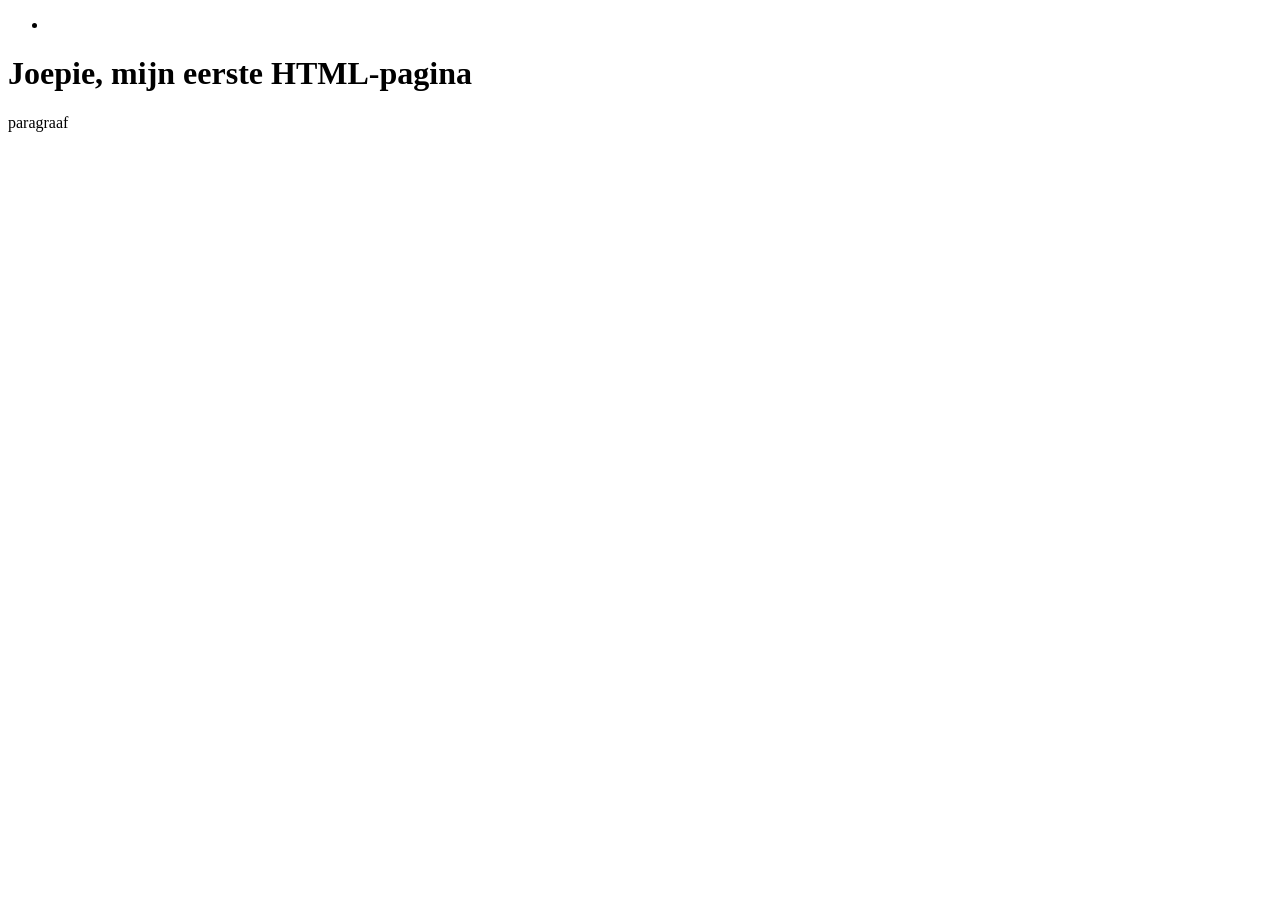
<file: Labos/Labo1/index.html>
<!DOCTYPE html>
<html lang="en">
<head>
    <meta charset="UTF-8">
    <meta name="viewport" content="width=device-width", initial-scale="1.0">
    <title>Document</title>
</head>
<body>
    <nav>
        <ul>
            <li><a href="hobby.html"></a></li>
        </ul>
    </nav>
    <header>

    </header>
    <h1>
        Joepie, mijn eerste HTML-pagina
    </h1>
    <p>paragraaf</p>
    <footer></footer>
</body>
</html>
</file>
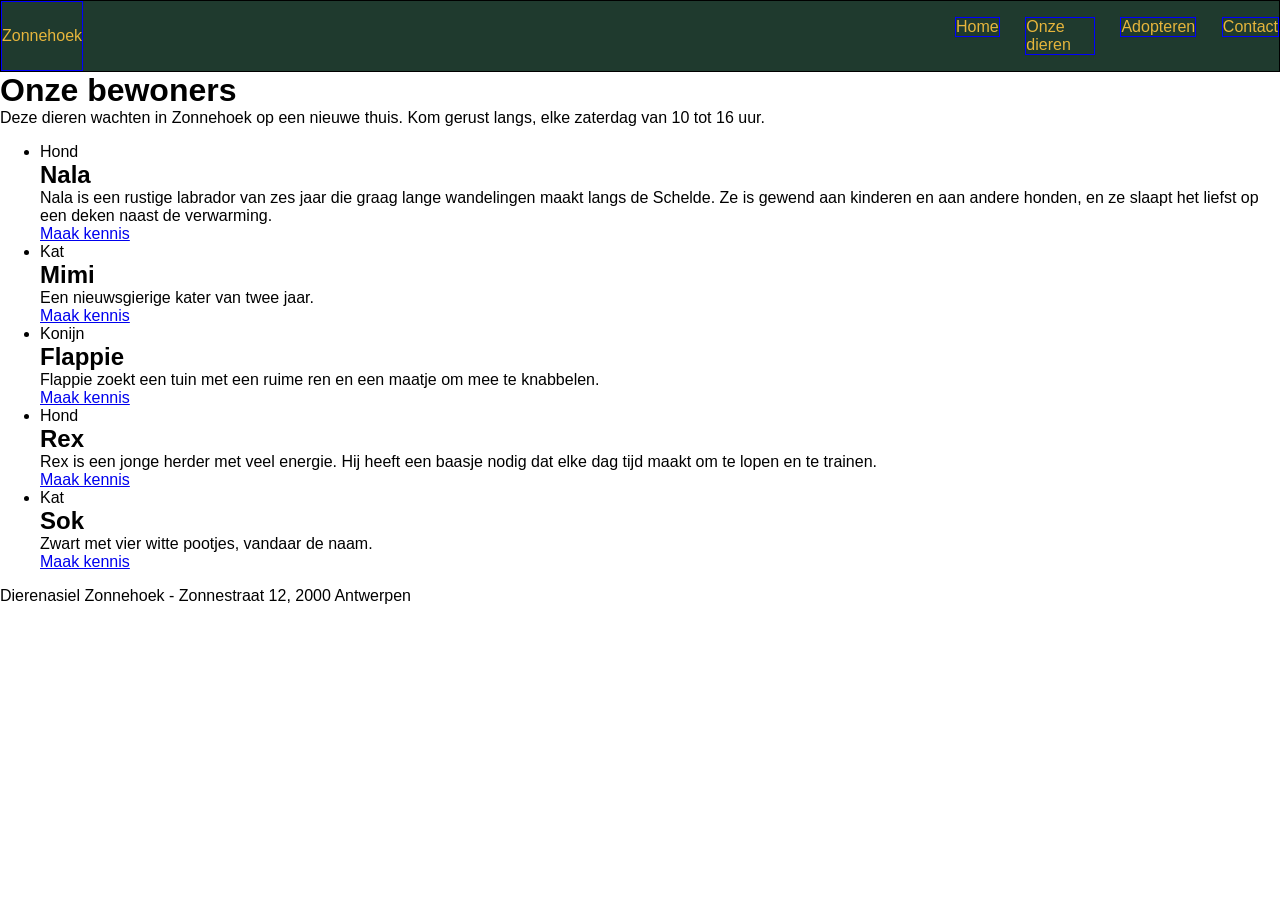
<file: Labos/labo-04/dierenasiel/index.html>
<!doctype html>
<html lang="nl">
<head>
  <meta charset="utf-8">
  <meta name="viewport" content="width=device-width, initial-scale=1">
  <title>Labo 4 - Dierenasiel Zonnehoek</title>
  <link rel="stylesheet" href="css/reset.css">
  <link rel="stylesheet" href="css/stijl.css">
</head>
<body>
  <!-- Do not change this file. Write your CSS in css/stijl.css.
       Not visible in the screenshot: on :hover and :focus the links in the
       navigation get an underline, and a button turns dark (#2b2b2b). -->
  <header>
    <a class="logo" href="index.html">Zonnehoek</a>
    <nav>
      <ul>
        <li><a href="index.html">Home</a></li>
        <li><a href="dieren.html" class="actief">Onze dieren</a></li>
        <li><a href="adopteren.html">Adopteren</a></li>
        <li><a href="contact.html">Contact</a></li>
      </ul>
    </nav>
  </header>
  <main>
    <h1>Onze bewoners</h1>
    <p class="intro">Deze dieren wachten in Zonnehoek op een nieuwe thuis. Kom gerust langs, elke zaterdag van 10 tot 16 uur.</p>
    <ul class="kaarten">
      <li class="kaart uitgelicht">
        <p class="soort">Hond</p>
        <h2>Nala</h2>
        <p class="beschrijving">Nala is een rustige labrador van zes jaar die graag lange wandelingen maakt langs de Schelde. Ze is gewend aan kinderen en aan andere honden, en ze slaapt het liefst op een deken naast de verwarming.</p>
        <a class="knop" href="#">Maak kennis</a>
      </li>
      <li class="kaart">
        <p class="soort">Kat</p>
        <h2>Mimi</h2>
        <p class="beschrijving">Een nieuwsgierige kater van twee jaar.</p>
        <a class="knop" href="#">Maak kennis</a>
      </li>
      <li class="kaart">
        <p class="soort">Konijn</p>
        <h2>Flappie</h2>
        <p class="beschrijving">Flappie zoekt een tuin met een ruime ren en een maatje om mee te knabbelen.</p>
        <a class="knop" href="#">Maak kennis</a>
      </li>
      <li class="kaart">
        <p class="soort">Hond</p>
        <h2>Rex</h2>
        <p class="beschrijving">Rex is een jonge herder met veel energie. Hij heeft een baasje nodig dat elke dag tijd maakt om te lopen en te trainen.</p>
        <a class="knop" href="#">Maak kennis</a>
      </li>
      <li class="kaart">
        <p class="soort">Kat</p>
        <h2>Sok</h2>
        <p class="beschrijving">Zwart met vier witte pootjes, vandaar de naam.</p>
        <a class="knop" href="#">Maak kennis</a>
      </li>
    </ul>
  </main>
  <footer>
    <p>Dierenasiel Zonnehoek - Zonnestraat 12, 2000 Antwerpen</p>
  </footer>
</body>
</html>
</file>
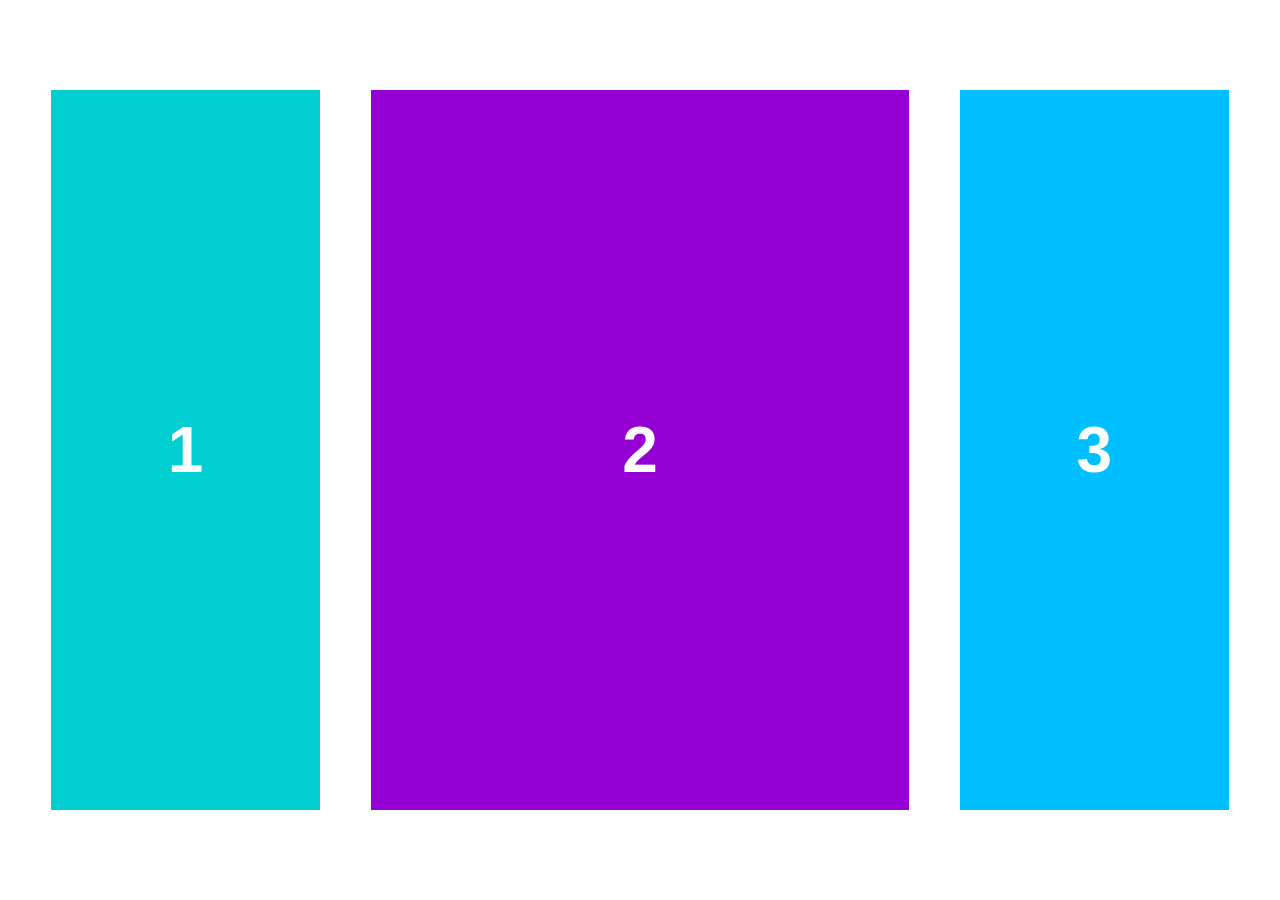
<file: Labos/labo-04/kolommen/index.html>
<!doctype html>
<html lang="nl">
<head>
  <meta charset="utf-8">
  <meta name="viewport" content="width=device-width, initial-scale=1">
  <title>Labo 4 - Drie kolommen</title>
  <link rel="stylesheet" href="css/reset.css">
  <link rel="stylesheet" href="css/stijl.css">
</head>
<body>
  <!-- Do not change this file. Write your CSS in css/stijl.css. -->
  <main>
    <div>1</div>
    <div>2</div>
    <div>3</div>
  </main>
</body>
</html>
</file>
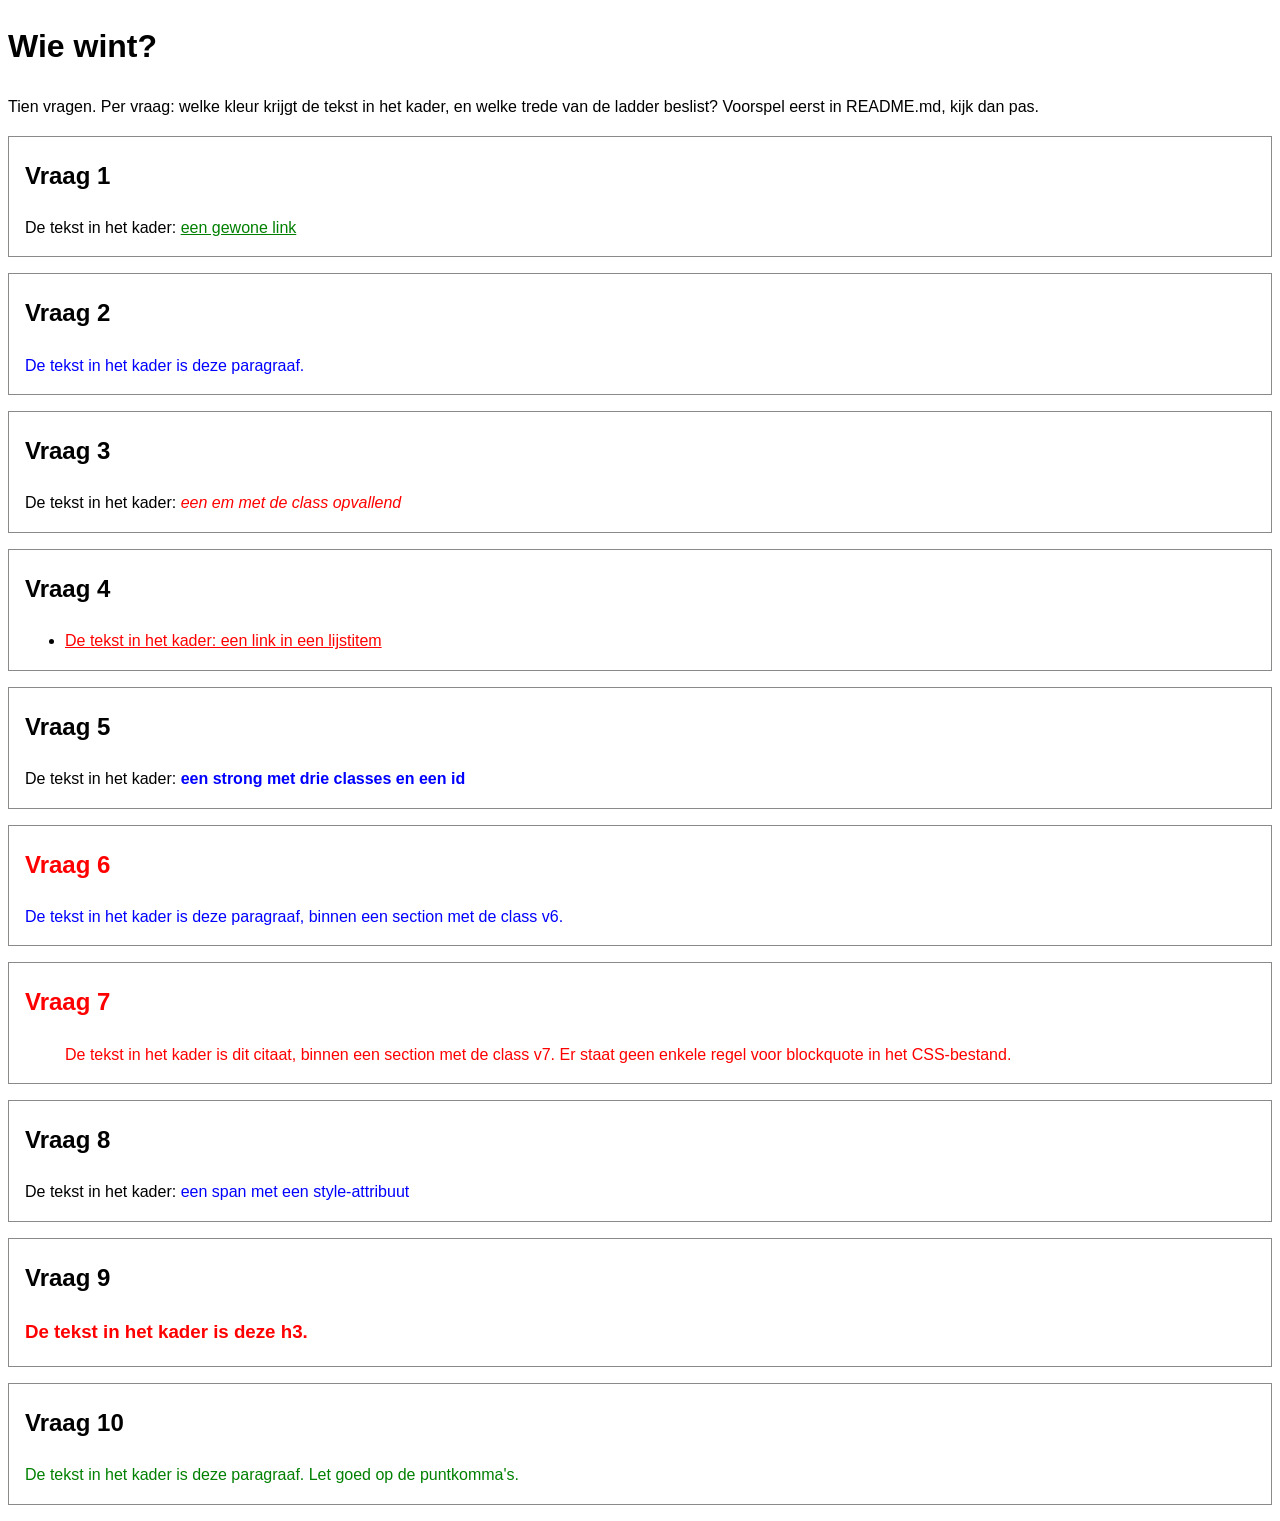
<file: Labos/labo-02-starter/labo-02/cascade/index.html>
<!-- index.html - oefening 3: voorspel, dan kijk. Wijzig dit bestand niet. -->
<!doctype html>
<html lang="nl">
  <head>
    <meta charset="utf-8">
    <meta name="viewport" content="width=device-width, initial-scale=1">
    <title>Wie wint? Tien vragen over de cascade</title>
    <link rel="stylesheet" href="css/stijl.css">
  </head>
  <body>
    <h1>Wie wint?</h1>
    <p>Tien vragen. Per vraag: welke kleur krijgt de tekst in het kader, en welke trede van de ladder beslist? Voorspel eerst in README.md, kijk dan pas.</p>

    <section class="vraag v1">
      <h2>Vraag 1</h2>
      <p>De tekst in het kader: <a href="#">een gewone link</a></p>
    </section>

    <section class="vraag v2">
      <h2>Vraag 2</h2>
      <p class="v2-tekst">De tekst in het kader is deze paragraaf.</p>
    </section>

    <section class="vraag v3">
      <h2>Vraag 3</h2>
      <p>De tekst in het kader: <em class="opvallend">een em met de class opvallend</em></p>
    </section>

    <section class="vraag v4">
      <h2>Vraag 4</h2>
      <ul>
        <li><a href="#">De tekst in het kader: een link in een lijstitem</a></li>
      </ul>
    </section>

    <section class="vraag v5">
      <h2>Vraag 5</h2>
      <p>De tekst in het kader: <strong class="een twee drie" id="v5-tekst">een strong met drie classes en een id</strong></p>
    </section>

    <section class="vraag v6">
      <h2>Vraag 6</h2>
      <p class="v6-tekst">De tekst in het kader is deze paragraaf, binnen een section met de class v6.</p>
    </section>

    <section class="vraag v7">
      <h2>Vraag 7</h2>
      <blockquote>De tekst in het kader is dit citaat, binnen een section met de class v7. Er staat geen enkele regel voor blockquote in het CSS-bestand.</blockquote>
    </section>

    <section class="vraag v8">
      <h2>Vraag 8</h2>
      <p>De tekst in het kader: <span class="v8-tekst" style="color: blue">een span met een style-attribuut</span></p>
    </section>

    <section class="vraag v9">
      <h2>Vraag 9</h2>
      <h3 class="v9-tekst">De tekst in het kader is deze h3.</h3>
    </section>

    <section class="vraag v10">
      <h2>Vraag 10</h2>
      <p class="v10-tekst">De tekst in het kader is deze paragraaf. Let goed op de puntkomma's.</p>
    </section>
  </body>
</html>
</file>
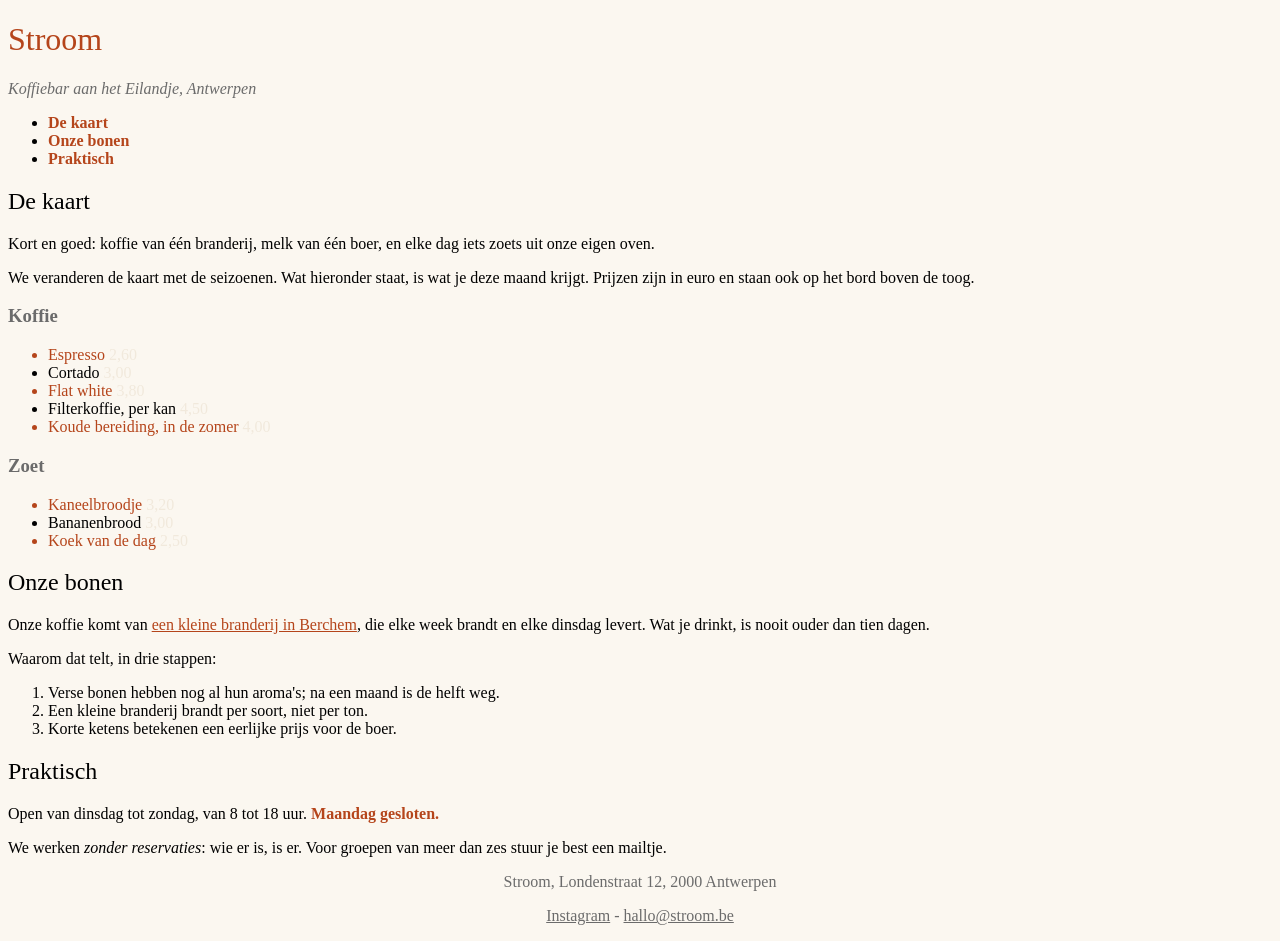
<file: Labos/labo-02-starter/labo-02/nabouw/index.html>
<!-- index.html - nabouw labo 2. Dit bestand mag je NIET wijzigen: geen class erbij, geen element verplaatst, geen style-attribuut. Jij schrijft css/stijl.css. -->
<!--
  Wat het screenshot niet kan tonen (hover en focus):
  - links in de navigatie: accentkleur, vet, geen onderstreping;
    bij hover en focus: inktkleur en onderstreept
  - links in main: accentkleur, onderstreept;
    bij hover en focus: papierkleur op een achtergrond in de accentkleur
  - links in de footer: gedempte kleur; bij hover en focus: accentkleur
-->
<!doctype html>
<html lang="nl">
  <head>
    <meta charset="utf-8">
    <meta name="viewport" content="width=device-width, initial-scale=1">
    <title>Stroom - koffiebar aan het Eilandje</title>
    <link rel="stylesheet" href="css/stijl.css">
  </head>
  <body>
    <header>
      <h1>Stroom</h1>
      <p class="slogan">Koffiebar aan het Eilandje, Antwerpen</p>
      <nav>
        <ul>
          <li><a href="#kaart">De kaart</a></li>
          <li><a href="#bonen">Onze bonen</a></li>
          <li><a href="#praktisch">Praktisch</a></li>
        </ul>
      </nav>
    </header>

    <main>
      <article>
        <h2 id="kaart">De kaart</h2>
        <p class="intro">Kort en goed: koffie van één branderij, melk van één boer, en elke dag iets zoets uit onze eigen oven.</p>
        <p>We veranderen de kaart met de seizoenen. Wat hieronder staat, is wat je deze maand krijgt. Prijzen zijn in euro en staan ook op het bord boven de toog.</p>

        <h3>Koffie</h3>
        <ul class="kaart">
          <li>Espresso <span class="prijs">2,60</span></li>
          <li>Cortado <span class="prijs">3,00</span></li>
          <li>Flat white <span class="prijs">3,80</span></li>
          <li>Filterkoffie, per kan <span class="prijs">4,50</span></li>
          <li>Koude bereiding, in de zomer <span class="prijs">4,00</span></li>
        </ul>

        <h3>Zoet</h3>
        <ul class="kaart">
          <li>Kaneelbroodje <span class="prijs">3,20</span></li>
          <li>Bananenbrood <span class="prijs">3,00</span></li>
          <li>Koek van de dag <span class="prijs">2,50</span></li>
        </ul>

        <h2 id="bonen">Onze bonen</h2>
        <p>Onze koffie komt van <a href="https://www.example.be">een kleine branderij in Berchem</a>, die elke week brandt en elke dinsdag levert. Wat je drinkt, is nooit ouder dan tien dagen.</p>
        <p>Waarom dat telt, in drie stappen:</p>
        <ol>
          <li>Verse bonen hebben nog al hun aroma's; na een maand is de helft weg.</li>
          <li>Een kleine branderij brandt per soort, niet per ton.</li>
          <li>Korte ketens betekenen een eerlijke prijs voor de boer.</li>
        </ol>

        <h2 id="praktisch">Praktisch</h2>
        <p>Open van dinsdag tot zondag, van 8 tot 18 uur. <strong>Maandag gesloten.</strong></p>
        <p>We werken <em>zonder reservaties</em>: wie er is, is er. Voor groepen van meer dan zes stuur je best een mailtje.</p>
      </article>
    </main>

    <footer>
      <p>Stroom, Londenstraat 12, 2000 Antwerpen</p>
      <p><a href="https://www.instagram.com">Instagram</a> - <a href="mailto:hallo@stroom.be">hallo@stroom.be</a></p>
    </footer>
  </body>
</html>
</file>
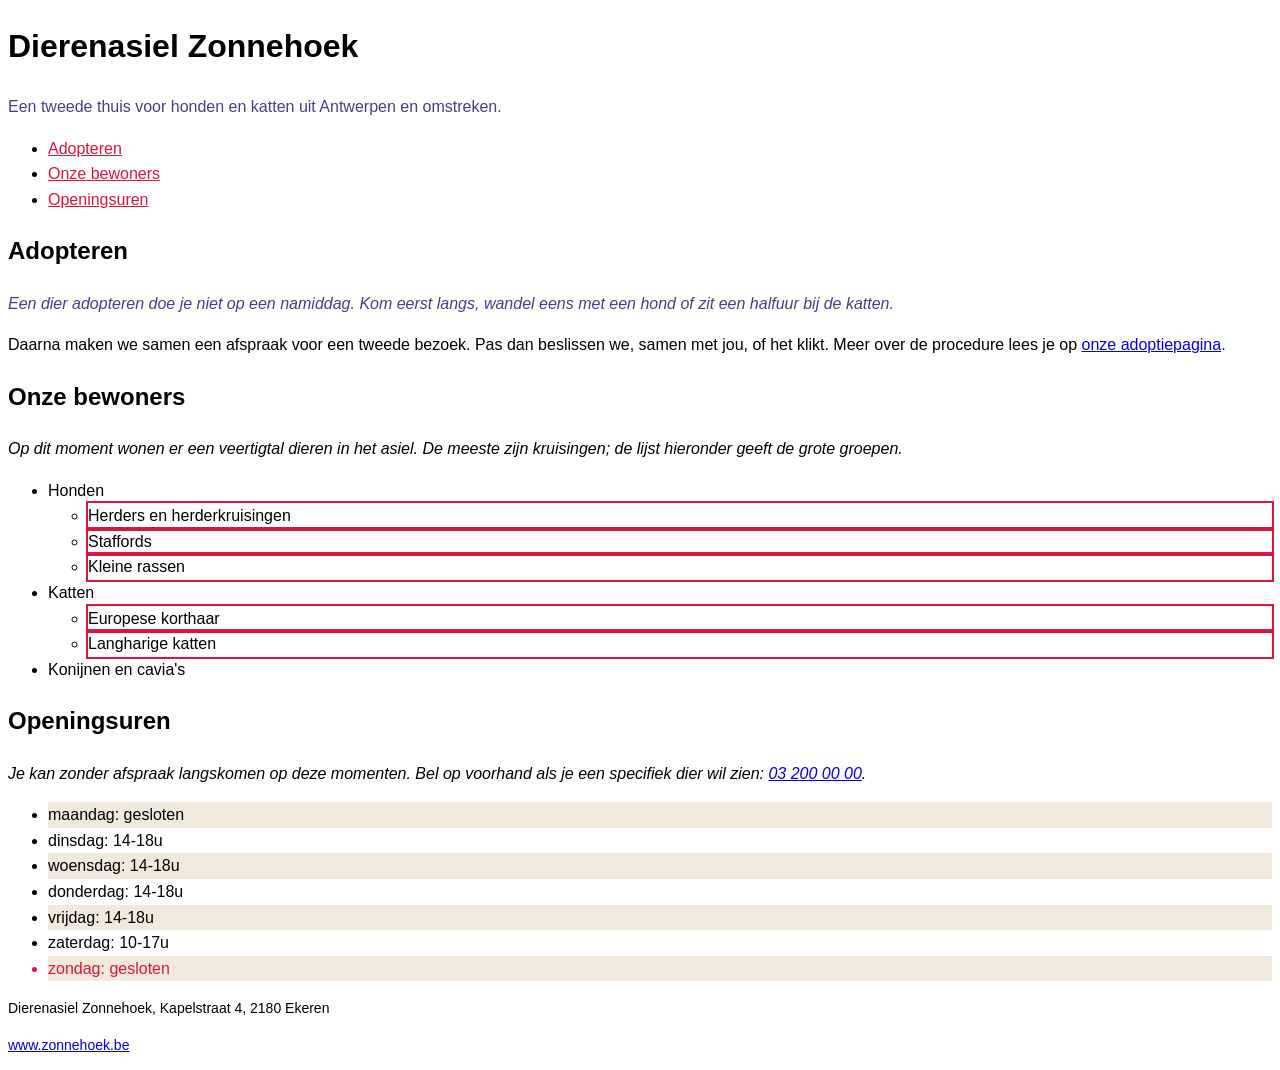
<file: Labos/labo-02-starter/labo-02/selectors/index.html>
<!-- index.html - oefening 2: selectors. Wijzig dit bestand niet; alles wat je nodig hebt, staat erin. -->
<!doctype html>
<html lang="nl">
  <head>
    <meta charset="utf-8">
    <meta name="viewport" content="width=device-width, initial-scale=1">
    <title>Dierenasiel Zonnehoek</title>
    <link rel="stylesheet" href="css/stijl.css">
  </head>
  <body>
    <header>
      <h1>Dierenasiel Zonnehoek</h1>
      <p class="slogan">Een tweede thuis voor honden en katten uit Antwerpen en omstreken.</p>
      <nav>
        <ul>
          <li><a href="#adopteren">Adopteren</a></li>
          <li><a href="#rassen">Onze bewoners</a></li>
          <li><a href="#uren">Openingsuren</a></li>
        </ul>
      </nav>
    </header>

    <main>
      <article>
        <h2 id="adopteren">Adopteren</h2>
        <p class="intro">Een dier adopteren doe je niet op een namiddag. Kom eerst langs, wandel eens met een hond of zit een halfuur bij de katten.</p>
        <p>Daarna maken we samen een afspraak voor een tweede bezoek. Pas dan beslissen we, samen met jou, of het klikt. Meer over de procedure lees je op <a href="https://www.zonnehoek.be/adoptie">onze adoptiepagina</a>.</p>

        <h2 id="rassen">Onze bewoners</h2>
        <p>Op dit moment wonen er een veertigtal dieren in het asiel. De meeste zijn kruisingen; de lijst hieronder geeft de grote groepen.</p>
        <ul class="rassen">
          <li>Honden
            <ul>
              <li>Herders en herderkruisingen</li>
              <li>Staffords</li>
              <li>Kleine rassen</li>
            </ul>
          </li>
          <li>Katten
            <ul>
              <li>Europese korthaar</li>
              <li>Langharige katten</li>
            </ul>
          </li>
          <li>Konijnen en cavia's</li>
        </ul>

        <h2 id="uren">Openingsuren</h2>
        <p>Je kan zonder afspraak langskomen op deze momenten. Bel op voorhand als je een specifiek dier wil zien: <a href="tel:+3232000000">03 200 00 00</a>.</p>
        <ul class="uren">
          <li>maandag: gesloten</li>
          <li>dinsdag: 14-18u</li>
          <li>woensdag: 14-18u</li>
          <li>donderdag: 14-18u</li>
          <li>vrijdag: 14-18u</li>
          <li>zaterdag: 10-17u</li>
          <li>zondag: gesloten</li>
        </ul>
      </article>
    </main>

    <footer>
      <p>Dierenasiel Zonnehoek, Kapelstraat 4, 2180 Ekeren</p>
      <p><a href="https://www.zonnehoek.be">www.zonnehoek.be</a></p>
    </footer>
  </body>
</html>
</file>
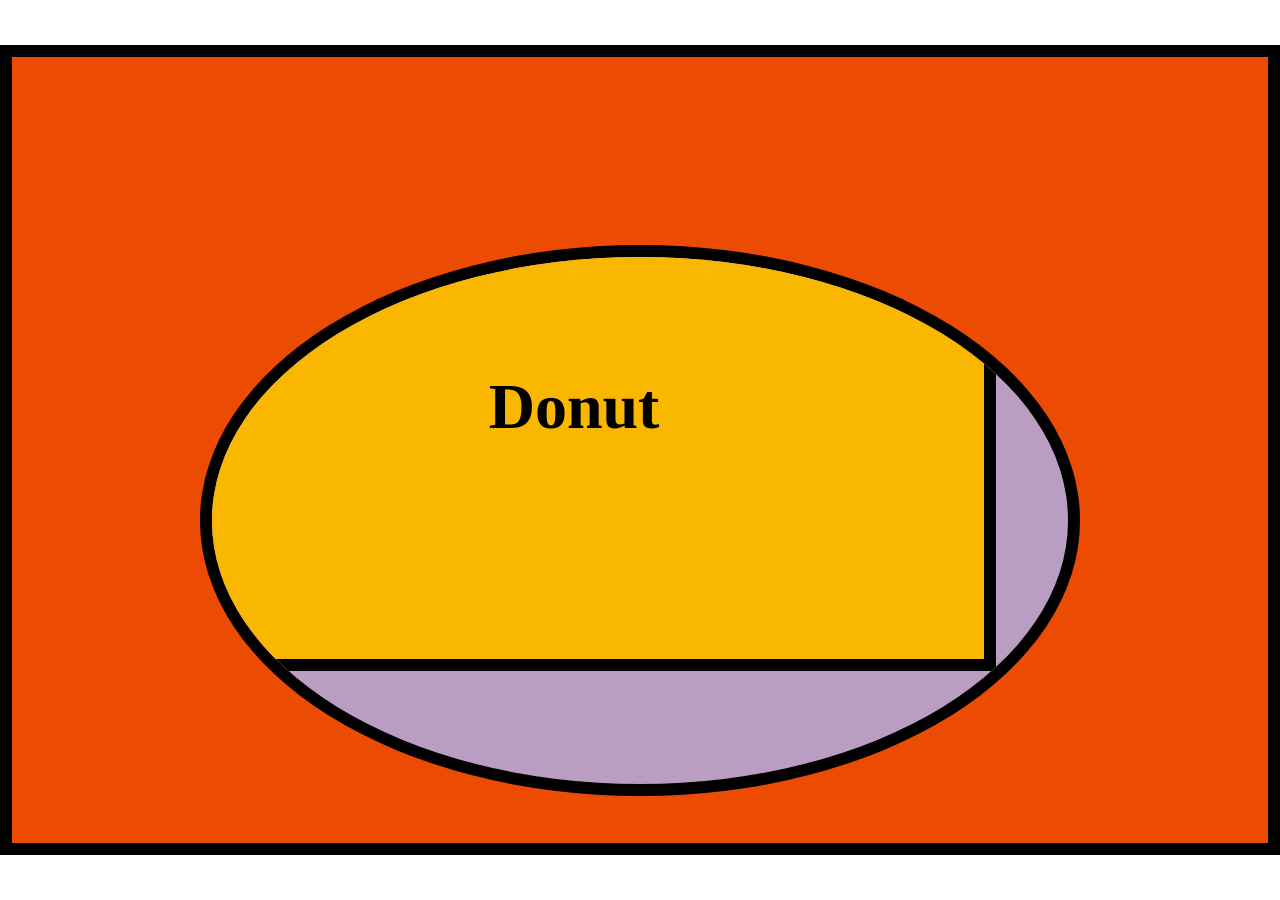
<file: Labos/labo-03-starter/labo-03/donut/index.html>
<!doctype html>
<html lang="en">
<head>
  <meta charset="utf-8">
  <meta name="viewport" content="width=device-width, initial-scale=1">
  <title>Labo 3 - Donut</title>
  <link rel="stylesheet" href="css/reset.css">
  <link rel="stylesheet" href="css/stijl.css">
</head>
<body>
  <!-- Do not change this file. Write your CSS in css/stijl.css. -->
  <main>
    <div>
      <h1>Donut</h1>
    </div>
  </main>
</body>
</html>
</file>
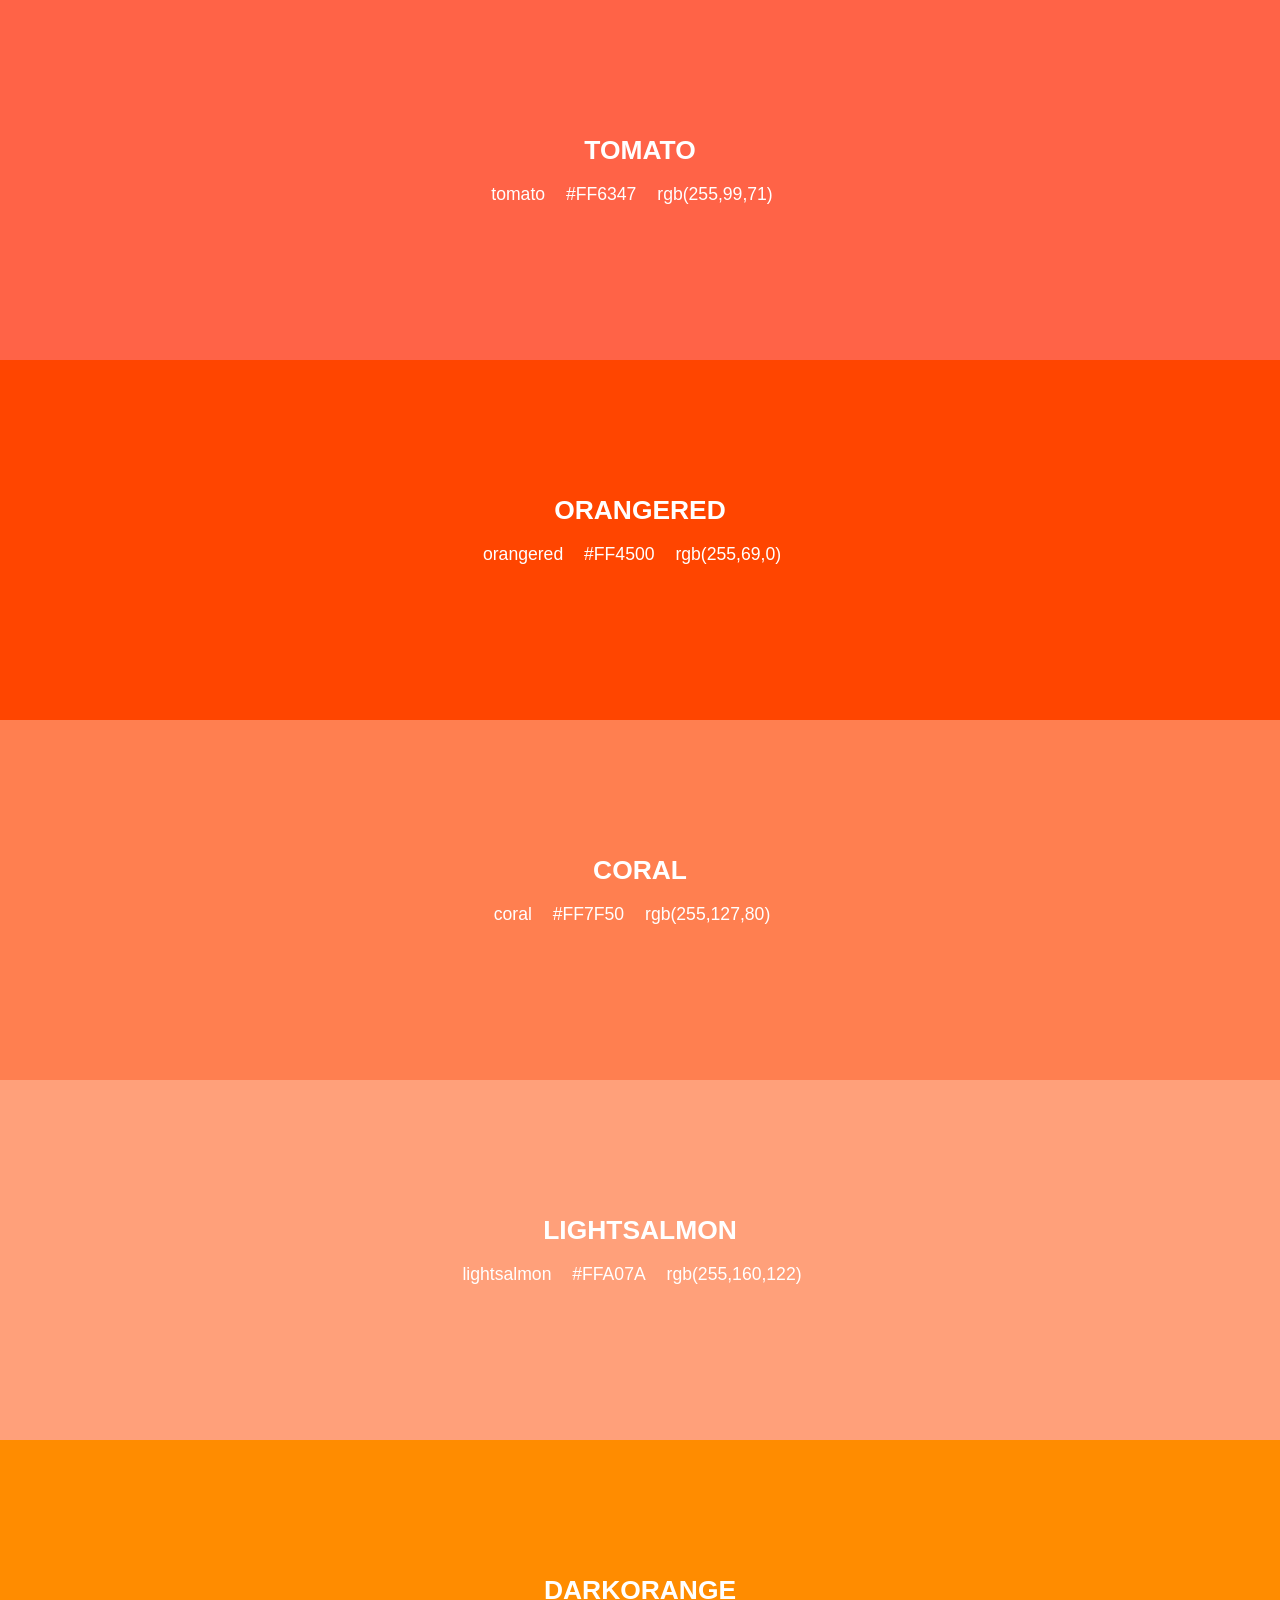
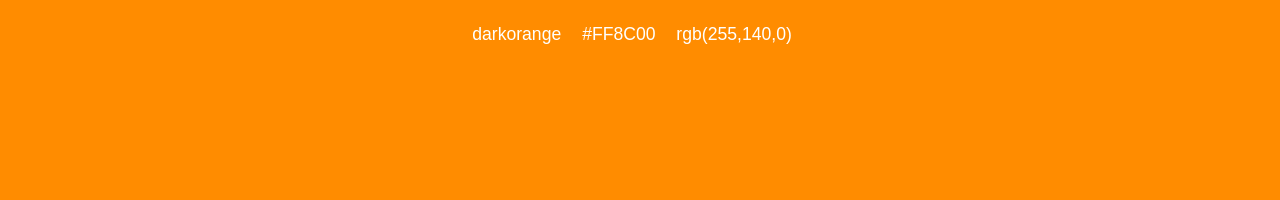
<file: Labos/labo-03-starter/labo-03/kleuren/index.html>
<!doctype html>
<html lang="en">
<head>
  <meta charset="utf-8">
  <meta name="viewport" content="width=device-width, initial-scale=1">
  <title>Labo 3 - Kleurenstalen</title>
  <link rel="stylesheet" href="css/reset.css">
  <link rel="stylesheet" href="css/stijl.css">
</head>
<body>
  <!-- Do not change this file. Write your CSS in css/stijl.css. -->
  <ul>
    <li class="tomato">
      <h2>TOMATO</h2>
      <p class="codes"><span>tomato</span> <span>#FF6347</span> <span>rgb(255,99,71)</span></p>
    </li>
    <li class="orangered">
      <h2>ORANGERED</h2>
      <p class="codes"><span>orangered</span> <span>#FF4500</span> <span>rgb(255,69,0)</span></p>
    </li>
    <li class="coral">
      <h2>CORAL</h2>
      <p class="codes"><span>coral</span> <span>#FF7F50</span> <span>rgb(255,127,80)</span></p>
    </li>
    <li class="lightsalmon">
      <h2>LIGHTSALMON</h2>
      <p class="codes"><span>lightsalmon</span> <span>#FFA07A</span> <span>rgb(255,160,122)</span></p>
    </li>
    <li class="darkorange">
      <h2>DARKORANGE</h2>
      <p class="codes"><span>darkorange</span> <span>#FF8C00</span> <span>rgb(255,140,0)</span></p>
    </li>
  </ul>
</body>
</html>
</file>
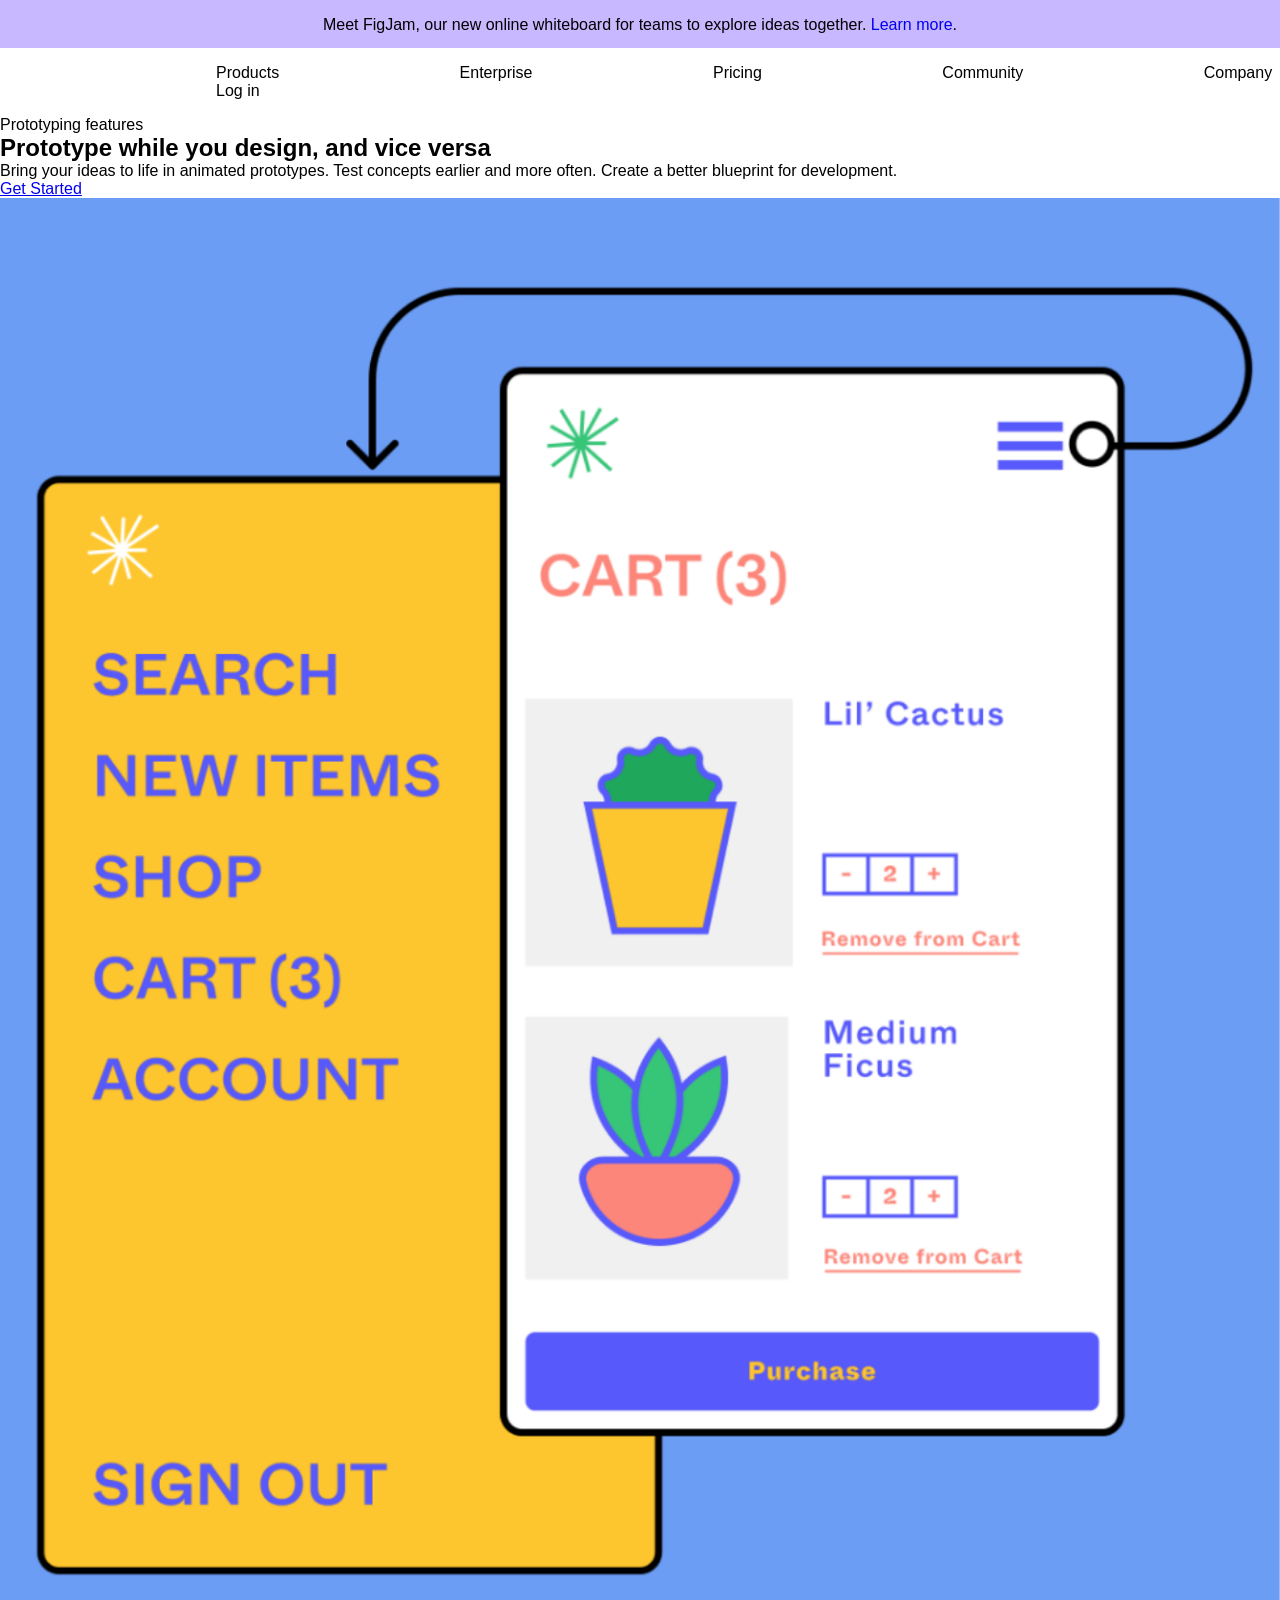
<file: Labos/labo-03-starter/labo-03/landing/index.html>
<!doctype html>
<html lang="en">
<head>
  <meta charset="utf-8">
  <meta name="viewport" content="width=device-width, initial-scale=1">
  <title>Labo 3 - Landingspagina</title>
  <link rel="stylesheet" href="css/reset.css">
  <link rel="stylesheet" href="css/stijl.css">
</head>
<body>
  <!-- Do not change this file. Write your CSS in css/stijl.css.
       Not visible in the screenshot: on :hover and :focus the links in the
       banner and in the navigation get an underline, and the button turns
       dark grey (#333333) instead of black. -->
  <div class="banner">
    <p>Meet FigJam, our new online whiteboard for teams to explore ideas together. <a href="#">Learn more</a>.</p>
  </div>
  <header>
    <nav>
      <ul>
        <li><a href="#">Products</a></li>
        <li><a href="#">Enterprise</a></li>
        <li><a href="#">Pricing</a></li>
        <li><a href="#">Community</a></li>
        <li><a href="#">Company</a></li>
        <li><a href="#">Log in</a></li>
      </ul>
    </nav>
  </header>
  <main>
    <article>
      <p class="bovenkop">Prototyping features</p>
      <h1>Prototype while you design, and vice versa</h1>
      <p>Bring your ideas to life in animated prototypes. Test concepts earlier and more often. Create a better blueprint for development.</p>
      <a href="#" class="knop">Get Started</a>
    </article><!-- no whitespace between these two tags: see syllabus 3.7 --><div class="afbeelding">
      <img src="afbeeldingen/prototype.png" alt="Prototype of a plant shop: a yellow menu panel next to a white cart screen">
    </div>
  </main>
</body>
</html>
</file>
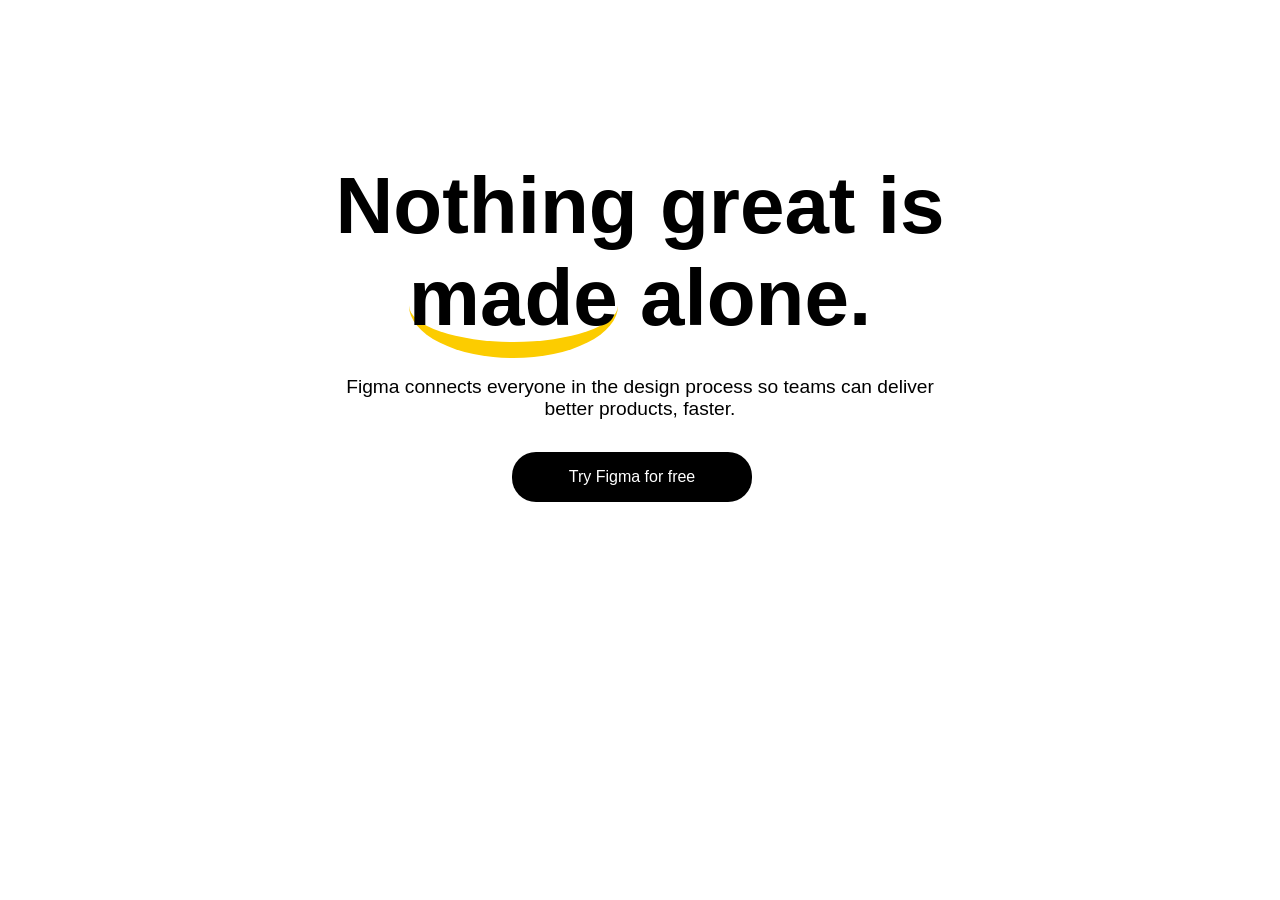
<file: Labos/labo-03-starter/labo-03/slogan/index.html>
<!doctype html>
<html lang="en">
<head>
  <meta charset="utf-8">
  <meta name="viewport" content="width=device-width, initial-scale=1">
  <title>Labo 3 - Slogan</title>
  <link rel="stylesheet" href="css/reset.css">
  <link rel="stylesheet" href="css/stijl.css">
</head>
<body>
  <!-- Do not change this file. Write your CSS in css/stijl.css.
       Not visible in the screenshot: on :hover and :focus the button turns
       dark grey (#333333) instead of black. -->
  <h2>Nothing great is <span>made</span> alone.</h2>
  <p>Figma connects everyone in the design process so teams can deliver better products, faster.</p>
  <a href="https://www.figma.com">Try Figma for free</a>
</body>
</html>
</file>
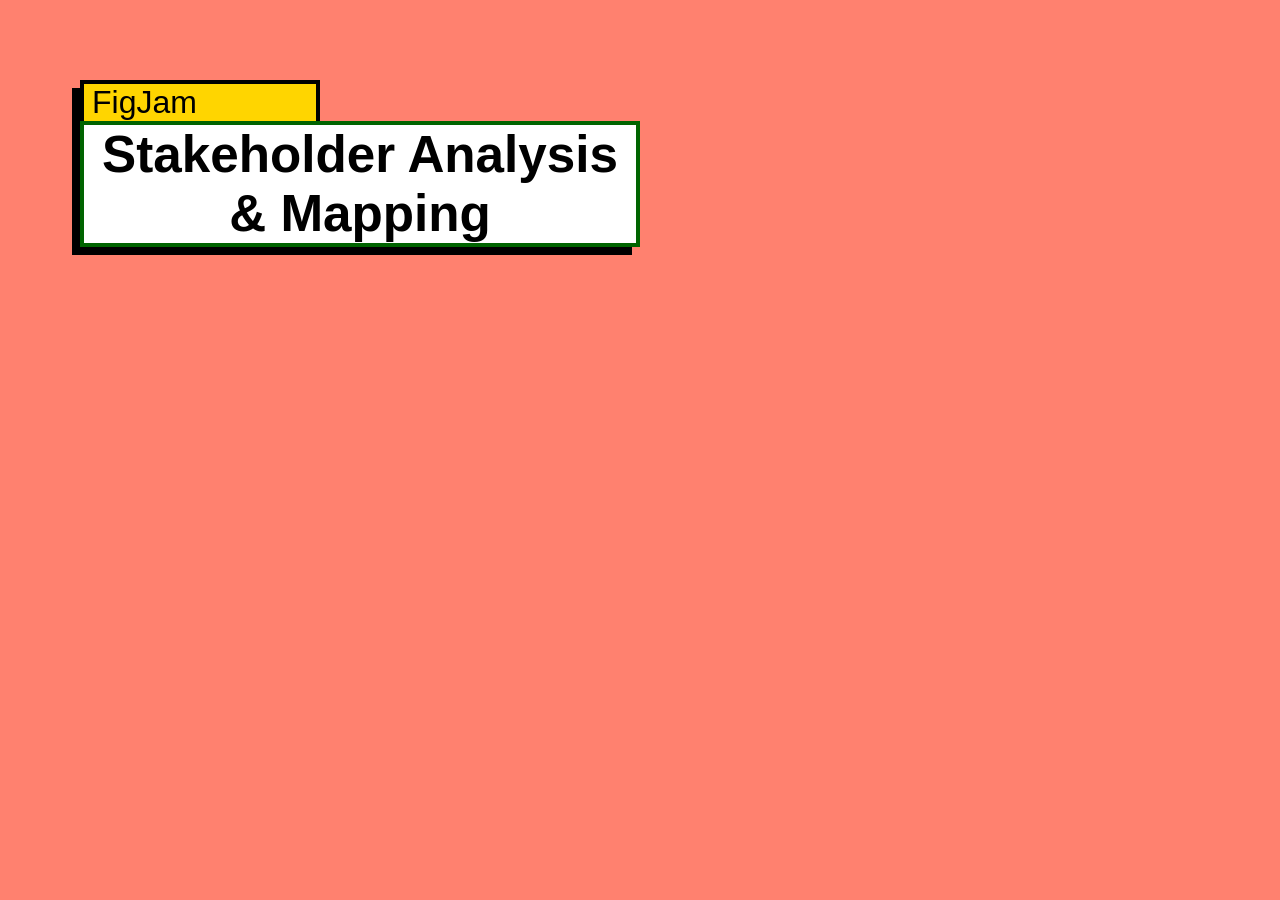
<file: Labos/labo-03-starter/labo-03/tabblad/index.html>
<!doctype html>
<html lang="en">
<head>
  <meta charset="utf-8">
  <meta name="viewport" content="width=device-width, initial-scale=1">
  <title>Labo 3 - Tabblad</title>
  <link rel="stylesheet" href="css/reset.css">
  <link rel="stylesheet" href="css/stijl.css">
</head>
<body>
  <!-- Do not change this file. Write your CSS in css/stijl.css. -->
  <h1>FigJam</h1>
  <h2>Stakeholder Analysis &amp; Mapping</h2>
</body>
</html>
</file>
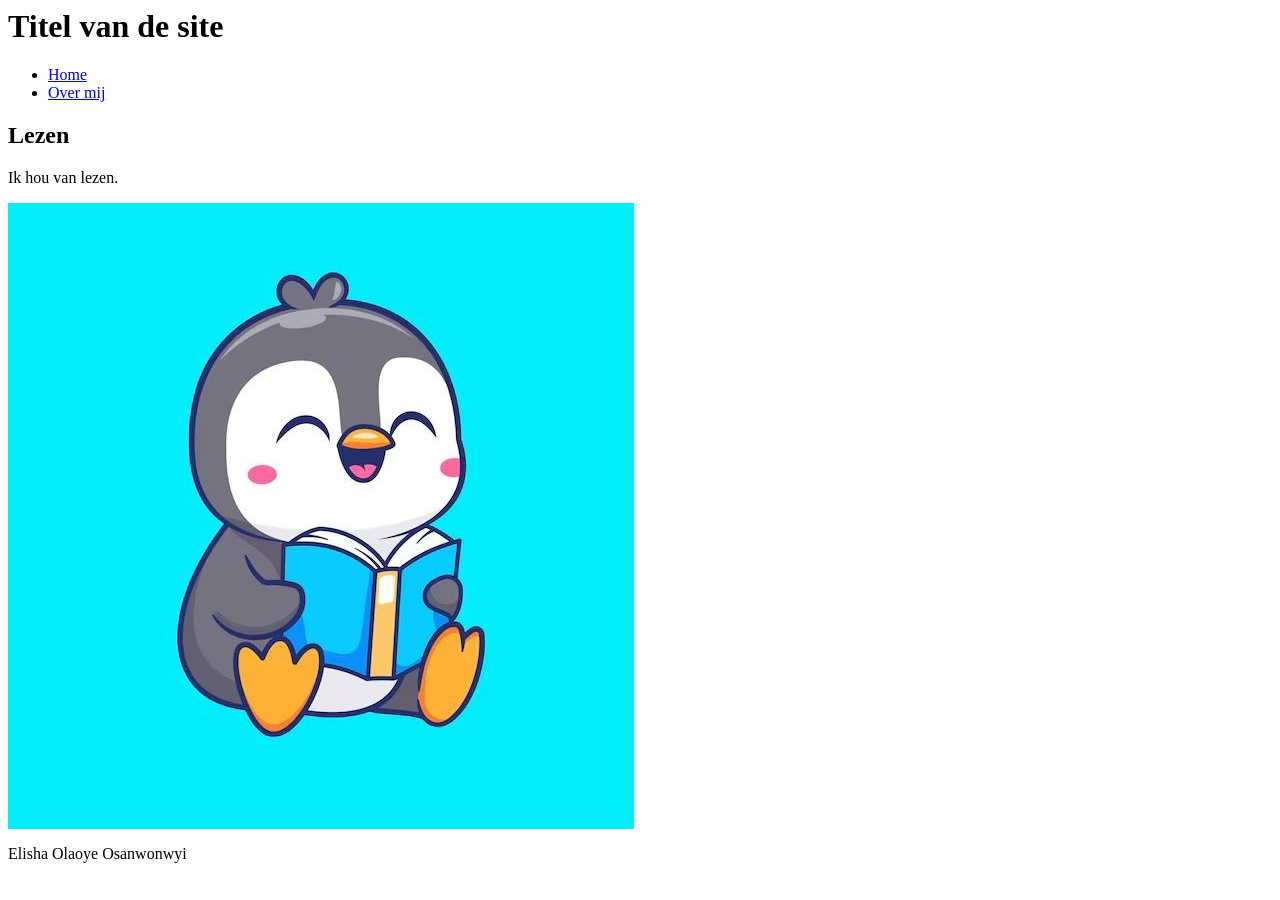
<file: Labos/Labo1/hobby.html>
<body>
<header>
<h1>Titel van de site</h1>
<nav>
<ul>
<li><a href="index.html">Home</a></li>
<li><a href="over-mij.html">Over mij</a></li>
</ul>
</nav>
</header>
<main>
<!-- unieke content van deze pagina -->
 <h2>Lezen</h2>
 <p>Ik hou van lezen.</p>
 <img src="afbeeldingen/Pinguin.jpg" alt="A pinguin is reading an book">
 <link rel="stylesheet" href="https://independentbookreview.com/2023/05/26/11-benefits-of-reading-as-a-hobby/">
</main>
<footer>
<p>Elisha Olaoye Osanwonwyi</p>
</footer>
</body>
</file>
<file: Labos/labo-04/dierenasiel/css/stijl.css>
/* stijl.css - labo 4, dierenasiel (reset.css is linked before this file) */

/* === tokens === */
:root {
--balk: #1f3a2e;
--tekst:#f3efe6;
--accent:#e6b53c;
}

/* === your rules === */
body{
font-family: Verdana, Geneva, Tahoma, sans-serif;
}
header{
    background-color: var(--balk);
    
    display: flex;
    gap: 65vw;
    min-width: 100vw;
    border: 0.1rem solid black;
}
header a{
    border: 0.1rem solid blue;
    color: var(--tekst);
}

header a:nth-child(1){
    display: flex;
    justify-content: center;
    align-items: center;
    color: var(--accent);
}
header nav ul{
display: flex;
gap: 2vw;
flex: 1;

}
header a{
    text-decoration: none;
}

header nav ul li a{
    text-decoration: none;
}
header nav ul li{
    list-style-type: none;
}
</file>
<file: Labos/labo-04/kolommen/css/stijl.css>
/* stijl.css - labo 4, kolommen (reset.css is linked before this file) */

/* === tokens === */
:root {
--cijfer1:darkturquoise;
--cijfer2:darkviolet;
--cijfer3:deepskyblue;
--tekstkleur: white;
--tekstgewicht:bold;
}

/* === your rules === */
body{
    font-family: Arial, Helvetica, sans-serif;
    color: var(--tekstkleur);
    font-size: 4rem;
    margin-top: 10vh;
    margin-bottom: 10vh;
    margin-left: 4vw;
    margin-right: 4vw;
    font-weight: var(--tekstgewicht);
}
main{
    display: flex;
    gap: 4vw;
    justify-content: center;
    align-items: center;
    align-items: stretch;
    min-height: 80vh;
}
main div{
    display: flex;
    justify-content: center;
    align-items: center;
}
div:nth-child(1){
    flex: 1;
    background-color: var(--cijfer1);
    
}

div:nth-child(2){
    flex: 2;
    background-color: var(--cijfer2);
}

div:nth-child(3){
    flex:1;
    background-color: var(--cijfer3);
}
</file>
<file: Labos/labo-02-starter/labo-02/cascade/css/stijl.css>
/* stijl.css - oefening 3: voorspel, dan kijk. Wijzig dit bestand niet. */

/* Opmaak van de pagina zelf; doet niet mee in de vragen. */
body {
  font-family: Verdana, sans-serif;
  line-height: 1.6;
}

.vraag {
  border: 1px solid #8a8a89;
  padding: 0 1rem;
  margin-bottom: 1rem;
}

/* ---- vraag 1 ---- */
a {
  color: green;
}

/* ---- vraag 2 ---- */
.v2-tekst {
  color: red;
}

.v2-tekst {
  color: blue;
}

/* ---- vraag 3 ---- */
.opvallend {
  color: red;
}

em {
  color: blue;
}

/* ---- vraag 4 ---- */
.v4 > a {
  color: green;
}

.v4 a {
  color: red;
}

/* ---- vraag 5 ---- */
.een.twee.drie {
  color: red;
}

#v5-tekst {
  color: blue;
}

/* ---- vraag 6 ---- */
.v6 {
  color: red;
}

.v6-tekst {
  color: blue;
}

/* ---- vraag 7 ---- */
.v7 {
  color: red;
}

/* ---- vraag 8 ---- */
.v8-tekst {
  color: red;
}

/* ---- vraag 9 ---- */
h3 {
  color: red !important;
}

.v9-tekst {
  color: blue;
}

/* ---- vraag 10 ---- */
.v10-tekst {
  color: green;
  font-size: 1.5rem
  color blue;
}
</file>
<file: Labos/labo-02-starter/labo-02/nabouw/css/stijl.css>
:root{
    --color-papier:#fbf7f0;
    --color-inkt:#2b2b2b;
    --color-gedempt:#6b6b6b;
    --color-accent:#b5451b;
    --color-zebra:#f1e9dc;
    --font-body:Georgia,Verdana;

}
body{
    background-color: var(--color-papier );
    font-style: var(--font-body);
}

header h1{
    color:var(--color-accent);
    font-style: var(--font-body);
    font-weight: 100;
}

.slogan{
    color: var(--color-gedempt);
    font-style: italic;
}

nav ul li a{
    color: var(--color-accent);
    text-decoration: none;
    font-weight: bold;
    font-style: var(--font-body);
}

main article h2:nth-child(1){
    font-weight: 100;
    
}

main article h3{
    color:var(--color-gedempt);
}

.kaart  li:nth-child(odd){
    color: var(--color-accent);
}

article ul li span{
    color: var(--color-zebra);
}

main article h2:nth-child(8){
    font-weight:100 ;
}

main article p:nth-child(9) a{
color: var(--color-accent);
}

main article h2:nth-child(12){
    font-weight: 100;
}

main article p:nth-child(13) strong{
    color: var(--color-accent);
}

footer p{
    color: var(--color-gedempt);
    text-align: center;
}

footer p a{
    color: var(--color-gedempt);
}
</file>
<file: Labos/labo-02-starter/labo-02/selectors/css/stijl.css>
/* stijl.css - oefening 2: selectors schrijven en lezen */

/* Schrijf onder elke opdracht de regel met de selector die precies die
   elementen raakt. Gebruik de declaratie die erbij staat, zodat je in de
   browser meteen ziet wat je raakte. Voeg niets toe aan index.html. */

body {
  font-family: Verdana, sans-serif;
  line-height: 1.6;
}

/* 1. alle links in de navigatie -> color: crimson; */
nav ul li a{
      color:crimson;
}

/* 2. alleen de paragrafen in de footer -> font-size: 0.875rem; */
footer p{
      font-size: 0.875rem;
}

/* 3. alleen de lijstitems van het BUITENSTE niveau in de lijst met de class
      rassen (dus niet de items van de binnenlijsten) -> outline: 2px solid crimson;
      (outline tekent een kader rond precies het element dat je raakte; de
      property zelf komt in hoofdstuk 3) */
.rassen>li>ul>li{
      outline: 2px solid crimson;
}

/* 4. de paragraaf die onmiddellijk na elke h2 komt -> font-style: italic; */
h2 + p{
      font-style:italic;
}

/* 5. elk oneven item in de lijst met openingsuren -> background-color: #f1e9dc; */
.uren li:nth-child(odd){
      background-color: #f1e9dc;
}

/* 6. het laatste item in de lijst met openingsuren -> color: crimson; */
.uren li:last-child{
      color:crimson;
}

/* 7. de slogan en de intro tegelijk, in één regel -> color: darkslateblue; */
.slogan,.intro{
      color: darkslateblue;
}

/* 8. elke link in main wanneer de muis erover gaat OF wanneer ze focus heeft
      -> background-color: yellow; */
main a:hover{
      background-color: yellow;
}


/* ---- Lezen: welke elementen raken deze vijf selectors? Schrijf het antwoord
   in één zin per selector in README.md. Verander hier niets. ---- */

/* a. header nav ul li a */
/* b. article > p */
/* c. .uren li:nth-child(3) */
/* d. h2 ~ p */
/* e. .rassen li:first-child */
</file>
<file: Labos/labo-03-starter/labo-03/donut/css/stijl.css>
/* stijl.css - labo 3, donut (reset.css is linked before this file) */

/* === tokens === */
:root {

}

/* === your rules === */
body{
   font-family: serif,Georgia;
   
}

main{
    background-color:#ec4b03;
    height: 90vh;
    border: 0.75rem solid black;
    margin-top: 5vh;
    margin-bottom:5vh;
    
}

div{
    background-color:#b99ec1;
    height: 70%;
    border: 0.75rem solid black;
    border-radius: 50%;
    margin:15%;
    overflow: hidden;
    
}

h1{
    background-color:#f9b700;
    border: 0.75rem solid black;
    height: 90%;
    margin: -7%;
    margin-right: 4.5rem;
    text-align: center;
    padding-top: 10rem;
    font-size: 4rem;
}
</file>
<file: Labos/labo-03-starter/labo-03/kleuren/css/stijl.css>
/* stijl.css - labo 3, kleuren (reset.css is linked before this file) */

/* === tokens === */
:root {

}

/* === your rules === */
body{
    color: white;
    font-family: Arial, Helvetica, sans-serif;
    font-size: 1.1rem;
}
ul{
    padding: 0;
    margin: 0;
    text-align: center;
}
li{
    height: 40vh;
    list-style-type: none;
    padding-top: 15vh;
}
h2{
    
    margin-bottom: 2vh;
}



.tomato{
    background-color: tomato;
}
.orangered{
    background-color: orangered;
}
.coral{
    background-color: coral;
}
.lightsalmon{
    background-color: lightsalmon;
}
.darkorange{
    background-color: darkorange;
}
span{
    display: inline-block;
    margin-right: 1rem;
}
</file>
<file: Labos/labo-03-starter/labo-03/landing/css/stijl.css>
/* stijl.css - labo 3, landing (reset.css is linked before this file) */

/* === tokens === */
:root {
--banner:#c8b8ff;
--link:#5551ff;
--hero:#779cee;
--button:#333333;
}

/* === your rules === */
body{
    font-family: Arial, Helvetica, sans-serif;
}

.banner{
    background-color: var(--banner);
    text-align: center;
    height: 3rem;
    padding-top: 1rem;
    
}
.banner a{
    text-decoration: none;
}

.banner a:hover,.banner a:focus{
color: var(--button);
text-decoration: underline;
}
header nav ul{
    
}
header nav ul li {
    display: inline-block;
    padding-left: 2rem;
    margin-left: 9rem;
}

header nav ul li a{
    text-decoration: none;
    color:black;
}

header nav ul li a:hover,header nav ul li a:focus{
color: var(--button);
text-decoration: underline;
}

.afbeelding{
    
    
}
</file>
<file: Labos/labo-03-starter/labo-03/slogan/css/stijl.css>
/* stijl.css - labo 3, slogan (reset.css is linked before this file) */

/* === tokens === */
:root {

}

/* === your rules === */
body{
    
    max-width: 40rem;
    font-family: Arial, Helvetica, sans-serif;
    text-align: center;
    margin-left: auto;
    margin-right: auto;
    margin-top: 10rem;
}
h2{
    font-size:5rem;
    width: 40rem;
    
}
p{
    padding-top: 2rem;
    font-size: 1.2rem;
}

span{
    
    border-bottom:1rem solid #fccc00;
    border-radius: 50%;
}
a{
    background-color: black;
    border-radius: 1.5rem;
    display: block;
    padding: 1rem;
    width: 15rem;
    color: white;
    text-decoration: none;
    margin-left: 12rem;
    margin-top: 2rem;
}
a:hover{
    background-color: #333333;
}
a:focus{
    background-color: #333333;
}
</file>
<file: Labos/labo-03-starter/labo-03/tabblad/css/stijl.css>
/* stijl.css - labo 3, tabblad (reset.css is linked before this file) */

/* === tokens === */
:root {
  --Achtergrond:#ff816f;
  --Tabblad: #ffd500;
  --Kaart: white;
}

/* === your rules === */
body{
    background-color: var(--Achtergrond);
    margin: 5rem;
    font-family: Arial, Helvetica, sans-serif;
}

h1{
    border: 0.25rem solid black;
    background-color: var(--Tabblad);
    width: 15rem;
    border-bottom: 0;
    padding-left: 0.5rem;
    box-shadow: -0.5rem 0.5rem  black;
    font-weight: 100;
}

h2{
    border: 0.25rem solid darkgreen;
    background-color: var(--Kaart);
    width: 35rem;
    font-size:3.2rem;
    text-align: center;
    font-weight: bold;
    box-shadow: -0.5rem 0.5rem  black;
}
</file>
